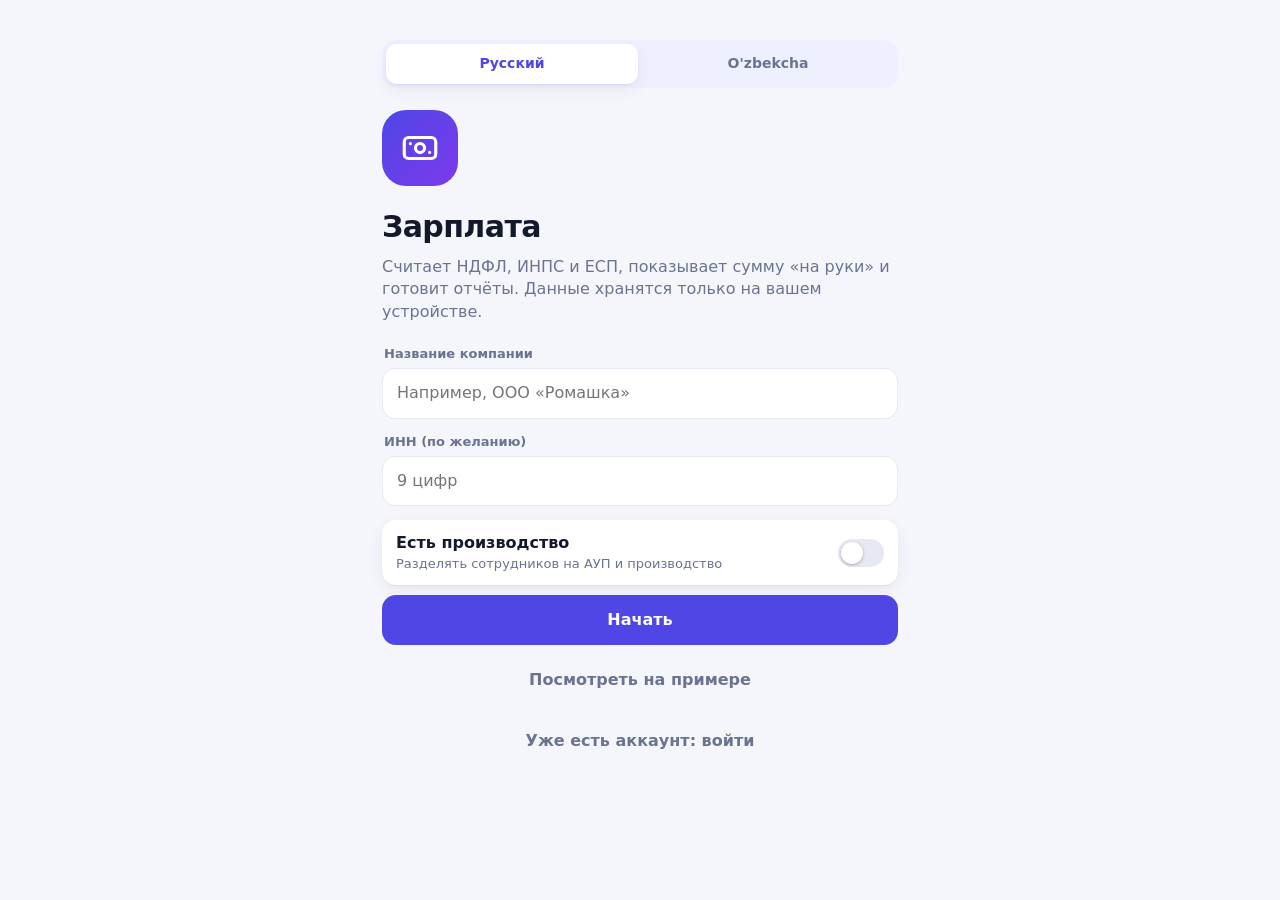
<file: index.html>
<!doctype html>
<html lang="ru">
<head>
<meta charset="utf-8">
<meta name="viewport" content="width=device-width, initial-scale=1, maximum-scale=1, user-scalable=no, viewport-fit=cover">
<meta name="color-scheme" content="light dark">
<meta name="theme-color" content="#4f46e5">
<meta name="apple-mobile-web-app-capable" content="yes">
<meta name="mobile-web-app-capable" content="yes">
<meta name="apple-mobile-web-app-title" content="Зарплата">
<meta name="apple-mobile-web-app-status-bar-style" content="default">
<link rel="manifest" href="manifest.webmanifest">
<link rel="apple-touch-icon" href="icon-180.png">
<link rel="icon" type="image/png" href="icon-192.png">
<title>Зарплата</title>
<link rel="stylesheet" href="app.css">
</head>
<body>
<div id="app"></div>
<script>
// если что-то пошло не так — показать причину вместо пустого экрана
window.addEventListener("error", function (e) {
  var a = document.getElementById("app");
  if (a && !a.firstChild) a.innerHTML = '<div style="padding:24px;font:14px/1.4 system-ui;color:#b00020"><b>Ошибка приложения</b><br>' + String(e.message).replace(/</g, "&lt;") + '<br><small>' + String(e.filename).split("/").pop() + ":" + e.lineno + "</small></div>";
});
</script>
<nav class="tabs" id="nav">
  <button data-tab="pay"><svg viewBox="0 0 24 24"><rect x="3" y="6" width="18" height="12" rx="2.5"/><circle cx="12" cy="12" r="2.6"/><path d="M6.5 9.5v.01M17.5 14.5v.01"/></svg><span>Зарплата</span></button>
  <button data-tab="team"><svg viewBox="0 0 24 24"><circle cx="9" cy="8.5" r="3.3"/><path d="M3 20c0-3.3 2.7-5.5 6-5.5s6 2.2 6 5.5M16 5.6a3.2 3.2 0 0 1 0 5.8M18 14.8c1.9.7 3 2.4 3 5.2"/></svg><span>Сотрудники</span></button>
  <button data-tab="rep"><svg viewBox="0 0 24 24"><path d="M6 3h8l4 4v14H6zM14 3v4h4M9 12h6M9 16h6"/></svg><span>Отчёты</span></button>
  <button data-tab="set"><svg viewBox="0 0 24 24"><path d="M5 4v16M12 4v16M19 4v16M3 9h4M10 15h4M17 8h4"/></svg><span>Настройки</span></button>
</nav>
<div class="backdrop" id="backdrop"></div>
<div class="sheet" id="sheet" role="dialog" aria-modal="true"></div>
<div class="toast" id="toast"></div>
<script src="calc.js"></script>
<script src="hr.js"></script>
<script src="tpl11101.js"></script>
<script src="xlsxfill.js"></script>
<script src="xlsxreport.js"></script>
<script src="i18n.js"></script>
<script src="firebase-config.js"></script>
<script src="cloud.js"></script>
<script src="team.js"></script>
<script src="slipfile.js"></script>
<script src="app.js"></script>
</body>
</html>
</file>
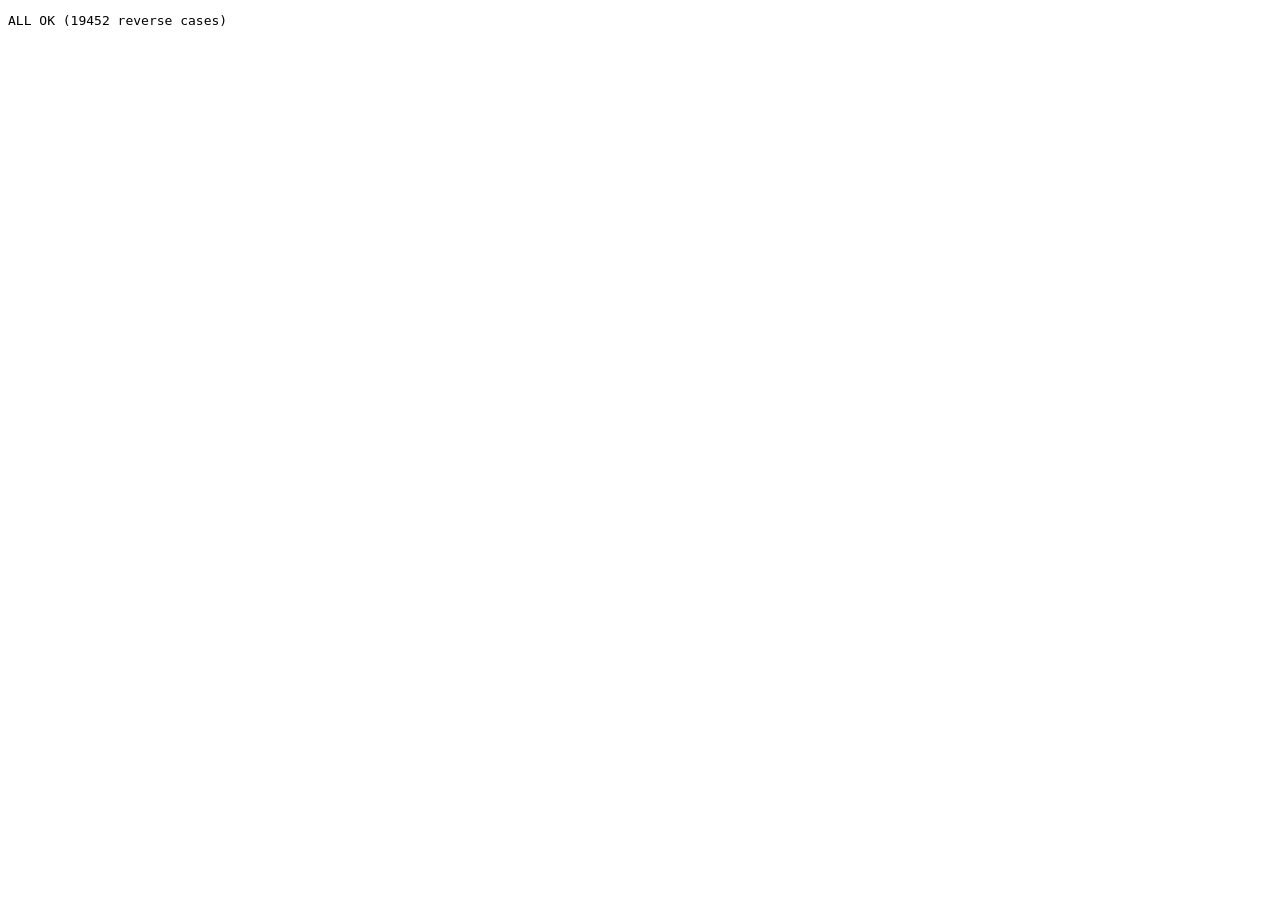
<file: android/web/dev-test.html>
<!doctype html><meta charset="utf-8"><title>calc tests</title>
<pre id="o">running…</pre>
<script src="calc.js"></script>
<script src="hr.js"></script>
<script>
const { calc, DEFAULT_RULES } = window.Calc;
const out = []; let fails = 0;
function eq(a, b, m) { const ok = JSON.stringify(a) === JSON.stringify(b); if (!ok) { fails++; out.push("FAIL " + m + " got " + JSON.stringify(a) + " want " + JSON.stringify(b)); } }
const R = DEFAULT_RULES;
eq(calc({ amount: 5000000, mode: "gross", type: "trud" }, R), { gross: 5000000, aid: 0, aidEx: 0, aidPit: 0, sick: 0, exempt: 0, itExempt: 0, pit: 600000, sickPit: 0, inps: 5000, sickInps: 0, pitBudget: 595000, esp: 600000, net: 4400000, cost: 5600000 }, "inside");
const o = calc({ amount: 5000000, mode: "gross", type: "trud" }, { ...R, inpsInsidePit: false });
eq([o.net, o.pitBudget], [4395000, 600000], "outside");
const g = calc({ amount: 1000000, mode: "gross", type: "gph" }, { ...R, inpsGph: false });
eq([g.inps, g.pitBudget, g.net], [0, 120000, 880000], "gph без ИНПС");
const g2 = calc({ amount: 1000000, mode: "gross", type: "gph" }, R);
eq([g2.inps, g2.pitBudget, g2.net], [1000, 119000, 880000], "gph с ИНПС (по умолчанию)");
let cnt = 0;
for (const inside of [true, false]) for (const type of ["trud", "gph"]) for (const benefit of [0, 1.41, 3]) for (let net = 0; net < 20000000; net += 12345) {
  const Rr = { ...R, inpsInsidePit: inside, inpsGph: !inside }, p = { amount: net, mode: "net", type, benefit }, r = calc(p, Rr); cnt++;
  if (r.net !== net) { eq(r.net, net, "net " + net + inside + type + benefit); break; }
  if (r.gross > 0 && calc({ amount: r.gross - 0.01, mode: "gross", type, benefit }, Rr).net >= net) { eq(0, 1, "minimal gross " + net + type + benefit); break; }
}
eq(calc({ amount: 1000000, mode: "gross", type: "trud" }, { ...R, budget: true }).esp, 250000, "budget");
const IT = { ...R, itpark: true };
eq(calc({ amount: 10000000, mode: "gross", type: "trud" }, IT), { gross: 10000000, aid: 0, aidEx: 0, aidPit: 0, sick: 0, exempt: 0, itExempt: 3750000, pit: 750000, sickPit: 0, inps: 10000, sickInps: 0, pitBudget: 740000, esp: 0, net: 9250000, cost: 10000000 }, "itpark trud");
// отпускные: как зарплата (ЕСП есть), больничные: НДФЛ и ИНПС, ЕСП нет
const x1 = calc({ amount: 5000000, mode: "gross", type: "trud", extra: 1000000 }, R);
eq([x1.gross, x1.pit, x1.esp, x1.net, x1.sick], [6000000, 720000, 720000, 5280000, 0], "отпускные");
const x2 = calc({ amount: 5000000, mode: "gross", type: "trud", sick: 1000000 }, R);
eq([x2.gross, x2.pit, x2.sickPit, x2.esp, x2.sick, x2.net], [6000000, 720000, 120000, 600000, 1000000, 5280000], "больничные без ЕСП");
const x3 = calc({ amount: 4400000, mode: "net", type: "trud", extra: 1000000 }, R);
eq(x3.gross, 6000000, "net-режим: extra сверху");
const x4 = calc({ amount: 5000000, mode: "gross", type: "trud", sick: 2000000, benefit: 1.41 }, R);
eq([x4.exempt, x4.sickPit, x4.pit], [1917600, 240000, 609888], "льгота ст. 380 сначала на зарплату");
eq(calc({ amount: 1000000, mode: "gross", type: "gph" }, IT), calc({ amount: 1000000, mode: "gross", type: "gph" }, R), "itpark gph = обычные ставки");
for (let net = 0; net < 20000000; net += 54321) { const r = calc({ amount: net, mode: "net", type: "trud" }, IT); if (r.net !== net) { eq(r.net, net, "itpark reverse " + net); break; } }
// льгота ст. 380: 1,41 МРОТ = 1 917 600 не облагается
const b = calc({ amount: 5000000, mode: "gross", type: "trud", benefit: 1.41 }, R);
eq([b.exempt, b.pit, b.inps, b.pitBudget, b.net, b.esp], [1917600, 369888, 3082.4, 366805.6, 4630112, 600000], "ст.380 1,41");
const b2 = calc({ amount: 1500000, mode: "gross", type: "trud", benefit: 1.41 }, R);
eq([b2.exempt, b2.pit, b2.net], [1500000, 0, 1500000], "ст.380: доход меньше лимита");
const b3 = calc({ amount: 5000000, mode: "gross", type: "gph", benefit: 3 }, R);
eq(b3.exempt, 0, "ст.380 не для ГПХ");
// материальная помощь: 3 млн, из них необлагаемо 5 363 620 → налога нет, ЕСП/ИНПС не растут
const a1 = calc({ amount: 5000000, mode: "gross", type: "trud", aid: 3000000, aidExempt: 5363620 }, R);
eq([a1.gross, a1.aid, a1.aidPit, a1.pit, a1.inps, a1.esp, a1.net], [8000000, 3000000, 0, 600000, 5000, 600000, 7400000], "мат. помощь в пределах льготы");
const a2 = calc({ amount: 5000000, mode: "gross", type: "trud", aid: 6000000, aidExempt: 5363620 }, R);
eq([a2.aidPit, a2.pit, a2.net, a2.esp], [76365.6, 676365.6, 10323634.4, 600000], "мат. помощь сверх лимита облагается 12%");
// тийины: ГПХ 100 000 000 на руки → начислено 113 636 363,64, НДФЛ 13 636 363,64
const g100 = calc({ amount: 100000000, mode: "net", type: "gph" }, R);
eq([g100.gross, g100.pit, g100.net, g100.inps, g100.esp], [113636363.64, 13636363.64, 100000000, 113636.36, 13636363.64], "ГПХ 100 млн на руки (тийины)");
// кадровые расчёты
const HR = window.HR;
// пример из kadry.uz: 03–23.07.2026, 21 день, 3 воскресенья, 6 000 000 → 6 000 000 / 25,3 × 18 = 4 268 775
const v = HR.vacation({ start: "2026-07-03", days: 21, avg: 6000000 });
eq([v.end, v.sun, v.hol, v.paid, v.pay], ["2026-07-23", 3, 0, 18, 4268774.7], "отпускные (пример)");
// компенсация при увольнении (пример kadry.uz): приём 17.10.2025, увольнение 27.02.2026, отпуск 21 день, 4 000 000 → 948 617
const cp = HR.compensation({ hire: "2025-10-17", fire: "2026-02-27", leave: 21, used: 0, prev: 0, avg: 4000000 });
eq([cp.months, cp.earned, cp.sun, cp.paid, Math.round(cp.pay)], [4, 7, 1, 6, 948617], "компенсация при увольнении (пример)");
eq(HR.workMonths("2025-01-10", "2026-03-30").months, 3, "остаток 20 дней округляется до месяца");
eq(HR.compensation({ hire: "2025-01-01", fire: "2026-01-31", leave: 21, used: 21, prev: 0, avg: 6000000 }).pay <= 0, true, "всё использовано — выплаты нет");
// рабочих дней: октябрь 2026, 5-дневка = 22 − праздник 01.10 = 21, 6-дневка = 27 − 1 = 26
eq([HR.workDays("2026-10", 5, []), HR.workDays("2026-10", 6, [])], [21, 26], "рабочие дни октября 2026");
eq(HR.workDays("2026-10", 5, [], "2026-10-15", "2026-10-31"), 12, "рабочие дни с 15.10");
// больничный: 10 дней, avg 6 000 000, стаж < 8 лет (60%): с 6-го дня платит фонд, воскресенья не считаются
const s1 = HR.sick({ from: "2026-09-07", to: "2026-09-16", avg: 6000000, mrot: 1360000, long: false, bonus: false, prevDays: 0 });
// 07.09 пн … 16.09 ср; воскресенье 13.09 пропускается; дни 1–5 работодатель, 6–10 фонд (день 7 — воскресенье)
eq([s1.days, s1.empDays, s1.fundDays, s1.skipped], [10, 5, 4, 1], "больничный: дни");
eq(s1.employer, Math.round(5 * 6000000 / 25.3 * 0.6 * 100) / 100, "больничный: работодатель");
const s2 = HR.sick({ from: "2026-09-07", to: "2026-09-08", avg: 20000000, mrot: 1360000, long: true, bonus: true, prevDays: 0 });
eq([s2.capped, s2.avgUsed, s2.base], [true, 13600000, 1], "больничный: предел 10 МРОТ и +20 п.п.");
const s3 = HR.sick({ from: "2026-12-30", to: "2027-01-05", avg: 6000000, mrot: 1360000, long: false, prevDays: 300 });
eq(s3.over > 0 || s3.empDays > 0, true, "больничный: сброс счётчика на новый год");
// часы: 5-дневка 8 ч, накануне праздника на час короче (ст. 187)
const H5 = [8, 8, 8, 8, 8, 0, 0], H6 = [7, 7, 7, 7, 7, 5, 0];
eq([HR.planHours("2026-09-30", H5, [], true), HR.planHours("2026-09-30", H5, [], false), HR.planHours("2026-10-01", H5, [], true), HR.planHours("2026-10-03", H6, [], true), HR.planHours("2026-10-04", H6, [], true)], [7, 8, 0, 5, 0], "план часов дня");
eq([HR.hoursMonth({ ym: "2026-10", hrs: H5, preHol: true }).norm, HR.hoursMonth({ ym: "2026-09", hrs: H5, preHol: true }).norm, HR.hoursMonth({ ym: "2026-10", hrs: H6, preHol: true }).norm], [168, 167, 7 * 21 + 5 * 5], "норма часов месяца");
const rec = { "2026-10-05": { st: "work", h: 11 }, "2026-10-04": { st: "work", h: 5 }, "2026-10-06": { st: "work", h: 8, n: 2 }, "2026-10-07": { st: "abs" }, "2026-10-08": { st: "work", h: 6 }, "2026-10-09": { st: "vac" } };
const hm = HR.hoursMonth({ ym: "2026-10", hrs: H5, preHol: true, day: s => rec[s] || null });
eq(hm, { norm: 168, plan: 168, lost: 8 + 2 + 8, ot1: 2, ot2: 1, wk: 5, night: 2 }, "часы: сверхурочные, выходной, ночные, прогул, недоработка, отпуск");
eq(HR.hoursMonth({ ym: "2026-10", hrs: H5, preHol: true, from: "2026-10-15", to: "2026-10-31" }).plan, 12 * 8, "часы с 15.10");
eq([HR.hoursPay(hm, 1000, false), HR.hoursPay(hm, 1000, true).wk], [{ ot: 5000, wk: 5000, night: 1000, total: 11000 }, 10000], "доплаты по часам (ст. 262–264)");
eq(HR.hoursMonth({ ym: "2026-10", hrs: H5, preHol: true, day: s => (s === "2026-10-05" ? { st: "trip", h: 20 } : null) }).ot1, 0, "командировка — по графику");
eq(calc({ amount: "abc", mode: "net", type: "trud" }).gross, 0, "garbage");
eq(calc({ amount: -5, mode: "gross", type: "trud" }).net, 0, "negative");
document.getElementById("o").textContent = (fails ? out.join("\n") : "ALL OK (" + cnt + " reverse cases)");
document.title = fails ? "FAIL" : "PASS";
</script>
</file>
<file: app.css>
:root{
  --bg:#f4f6fb;--card:#fff;--ink:#14182b;--mute:#6b7390;--line:#e6e9f2;
  --pri:#4f46e5;--pri2:#7c3aed;--pri-ink:#fff;--soft:#eef0ff;
  --ok:#0f9d6b;--okbg:#e4f6ee;--warn:#b86e00;--warnbg:#fff4de;--bad:#d4364f;--badbg:#fde8ec;
  --aup:#2563eb;--prod:#d97706;
  --shadow:0 1px 2px rgba(20,24,43,.05),0 6px 18px rgba(20,24,43,.06);
  --nav-h:64px;
}
@media (prefers-color-scheme:dark){
  :root:not([data-theme="light"]){
    --bg:#0e1020;--card:#181b30;--ink:#eceefb;--mute:#9aa1c4;--line:#272b47;
    --pri:#818cf8;--pri-ink:#0e1020;--soft:#23274a;
    --ok:#4ade9d;--okbg:#12342a;--warn:#fbbf4a;--warnbg:#3a2d10;--bad:#ff7d92;--badbg:#3d1a24;
    --aup:#7aa7ff;--prod:#fbbf4a;
    --shadow:0 1px 2px rgba(0,0,0,.4);
  }
}
:root[data-theme="dark"]{
  --bg:#0e1020;--card:#181b30;--ink:#eceefb;--mute:#9aa1c4;--line:#272b47;
  --pri:#818cf8;--pri-ink:#0e1020;--soft:#23274a;
  --ok:#4ade9d;--okbg:#12342a;--warn:#fbbf4a;--warnbg:#3a2d10;--bad:#ff7d92;--badbg:#3d1a24;
  --aup:#7aa7ff;--prod:#fbbf4a;--shadow:0 1px 2px rgba(0,0,0,.4);
}
*{box-sizing:border-box;-webkit-tap-highlight-color:transparent}
html,body{margin:0;background:var(--bg);color:var(--ink);font:16px/1.4 system-ui,-apple-system,"Segoe UI",Roboto,sans-serif}
html{overscroll-behavior-x:none}
body{max-width:100%;overflow-x:clip}
body{padding-bottom:calc(var(--nav-h) + env(safe-area-inset-bottom) + 24px);min-height:100vh}
button{font:inherit;color:inherit;border:0;background:none;cursor:pointer}
input,select,textarea{font:inherit;color:inherit}
.page{max-width:720px;margin:0 auto;padding:0 16px}
.top{padding:calc(env(safe-area-inset-top) + 14px) 16px 4px;max-width:720px;margin:0 auto}
.top h1{margin:0;font-size:26px;letter-spacing:-.02em}
.top .sub{color:var(--mute);font-size:14px;margin-top:2px}
.row{display:flex;align-items:center;gap:10px}
.grow{flex:1;min-width:0}
.mute{color:var(--mute)}
.small{font-size:13px}
.num{font-variant-numeric:tabular-nums;white-space:nowrap}

/* месяц */
.month{display:flex;align-items:center;justify-content:space-between;background:var(--card);border-radius:16px;box-shadow:var(--shadow);padding:6px;margin:10px 0 14px}
.month .m{font-weight:650;font-size:17px;text-align:center;flex:1}
.month .m small{display:block;font-weight:400;color:var(--mute);font-size:12px}
.ib{width:44px;height:44px;border-radius:12px;display:grid;place-items:center;color:var(--pri)}
.ib:active{background:var(--soft)}
.ib svg{width:22px;height:22px;fill:none;stroke:currentColor;stroke-width:2;stroke-linecap:round;stroke-linejoin:round}

/* сводка */
.hero{background:linear-gradient(135deg,var(--pri),var(--pri2));color:#fff;border-radius:22px;padding:18px 18px 14px;box-shadow:var(--shadow)}
:root[data-theme="dark"] .hero{color:#0e1020}
@media (prefers-color-scheme:dark){:root:not([data-theme="light"]) .hero{color:#0e1020}}
.hero .lbl{font-size:13px;opacity:.85}
.hero .big{font-size:34px;font-weight:750;letter-spacing:-.02em;margin:2px 0 12px}
.hero .big small{font-size:16px;font-weight:600;opacity:.8;margin-left:4px}
.hero .grid{display:grid;grid-template-columns:repeat(2,1fr);gap:8px 14px;border-top:1px solid rgba(255,255,255,.25);padding-top:12px}
.hero .grid div{font-size:12px;opacity:.9}
.hero .grid b{display:block;font-size:16px;font-weight:650;opacity:1}
.hero .cost{margin-top:10px;font-size:12.5px;opacity:.9}

/* карточки и списки */
.card{background:var(--card);border-radius:18px;box-shadow:var(--shadow);overflow:hidden}
.sec{display:flex;align-items:baseline;justify-content:space-between;margin:20px 4px 8px;font-size:13px;color:var(--mute);font-weight:650;text-transform:uppercase;letter-spacing:.04em}
.sec .tag{text-transform:none;letter-spacing:0;font-weight:600}
.item{display:flex;align-items:center;gap:12px;width:100%;text-align:left;padding:12px 14px;border-bottom:1px solid var(--line)}
.item:last-child{border-bottom:0}
.item:active{background:var(--soft)}
.av{width:42px;height:42px;border-radius:50%;display:grid;place-items:center;font-weight:700;font-size:15px;color:#fff;flex:none;background:var(--pri)}
.av.aup{background:var(--aup)}.av.prod{background:var(--prod)}
:root[data-theme="dark"] .av,:root[data-theme="dark"] .av.aup,:root[data-theme="dark"] .av.prod{color:#0e1020}
.item .nm{font-weight:600;white-space:nowrap;overflow:hidden;text-overflow:ellipsis}
.item .sb{font-size:13px;color:var(--mute);white-space:nowrap;overflow:hidden;text-overflow:ellipsis}
.item .r{text-align:right;flex:none}
.item .r b{display:block;font-weight:700}
.item .r span{font-size:12px;color:var(--mute)}
.badge{display:inline-block;font-size:11px;font-weight:650;padding:1px 7px;border-radius:99px;background:var(--soft);color:var(--pri);vertical-align:1px;margin-left:4px}
.badge.warn{background:var(--warnbg);color:var(--warn)}.badge.bad{background:var(--badbg);color:var(--bad)}.badge.ok{background:var(--okbg);color:var(--ok)}
.item.off{opacity:.55}

/* чипы / сегменты */
.seg{display:flex;background:var(--soft);border-radius:14px;padding:4px;gap:4px}
.seg button{flex:1;padding:9px 6px;border-radius:11px;font-weight:600;font-size:14px;color:var(--mute);min-height:40px}
.seg button.on{background:var(--card);color:var(--pri);box-shadow:var(--shadow)}
.chips{display:flex;gap:8px;overflow-x:auto;padding:2px 2px 8px;scrollbar-width:none}
.chips::-webkit-scrollbar{display:none}
.chip{flex:none;padding:8px 14px;border-radius:99px;background:var(--card);box-shadow:var(--shadow);font-weight:600;font-size:14px;color:var(--mute)}
.chip.on{background:var(--pri);color:var(--pri-ink)}

/* кнопки */
.btn{display:flex;align-items:center;justify-content:center;gap:8px;width:100%;padding:14px 18px;border-radius:14px;background:var(--pri);color:var(--pri-ink);font-weight:650;font-size:16px;min-height:50px}
.btn:active{filter:brightness(.92)}
.btn.sec2{background:var(--soft);color:var(--pri)}
.btn.bad{background:var(--badbg);color:var(--bad)}
.btn.ghost{background:none;color:var(--mute)}
.btn svg{width:20px;height:20px;fill:none;stroke:currentColor;stroke-width:2;stroke-linecap:round;stroke-linejoin:round}
.btns{display:flex;gap:10px;margin-top:10px}.btns .btn{flex:1}
.stack{display:flex;flex-direction:column;gap:10px;margin-top:10px}
.fab{position:fixed;right:max(16px,calc(50% - 344px));bottom:calc(var(--nav-h) + env(safe-area-inset-bottom) + 18px);z-index:6;width:auto;padding:0 20px 0 16px;height:54px;border-radius:27px;box-shadow:0 8px 24px rgba(79,70,229,.4)}

/* пустые состояния */
.empty{text-align:center;padding:44px 24px 12px}
.empty .ill{width:84px;height:84px;margin:0 auto 14px;border-radius:26px;background:var(--soft);display:grid;place-items:center;color:var(--pri)}
.empty .ill svg{width:42px;height:42px;fill:none;stroke:currentColor;stroke-width:1.8;stroke-linecap:round;stroke-linejoin:round}
.empty h3{margin:0 0 6px;font-size:20px}
.empty p{margin:0 0 18px;color:var(--mute)}

/* форма */
.f{display:block;margin:0 0 14px}
.f>span{display:block;font-size:13px;color:var(--mute);font-weight:600;margin:0 0 5px 2px}
.in{width:100%;padding:13px 14px;border-radius:13px;border:1.5px solid var(--line);background:var(--card);outline:none;min-height:50px}
.in:focus{border-color:var(--pri)}
.in.bad{border-color:var(--bad)}
.in.amt{font-size:28px;font-weight:700;padding:12px 14px;letter-spacing:-.01em}
.two{display:grid;grid-template-columns:1fr 1fr;gap:10px}
.hint{font-size:13px;color:var(--mute);margin:-6px 2px 14px}
.hint.bad{color:var(--bad)}.hint.warn{color:var(--warn)}
.sw{display:flex;align-items:center;gap:12px;padding:12px 14px;border-radius:14px;background:var(--card);box-shadow:var(--shadow);margin-bottom:10px;width:100%;text-align:left}
.sw .t{font-weight:600}.sw .d{font-size:13px;color:var(--mute)}
.sw i{flex:none;width:46px;height:28px;border-radius:14px;background:var(--line);position:relative;transition:.15s}
.sw i::after{content:"";position:absolute;left:3px;top:3px;width:22px;height:22px;border-radius:50%;background:#fff;transition:.15s;box-shadow:0 1px 3px rgba(0,0,0,.3)}
.sw.on i{background:var(--pri)}.sw.on i::after{left:21px}

/* разбор расчёта */
.calc{background:var(--soft);border-radius:16px;padding:12px 14px;margin:0 0 14px}
.calc .l{display:flex;justify-content:space-between;gap:12px;padding:4px 0;font-size:15px}
.calc .l.t{border-top:1px solid var(--line);margin-top:4px;padding-top:9px;font-weight:700;font-size:17px}
.calc .l span:first-child{color:var(--mute)}
.calc .l.t span:first-child{color:var(--ink)}

/* шторка */
.backdrop{position:fixed;inset:0;background:rgba(10,12,28,.5);opacity:0;pointer-events:none;transition:opacity .2s;z-index:20}
.backdrop.on{opacity:1;pointer-events:auto}
.sheet{position:fixed;left:0;right:0;bottom:0;z-index:21;background:var(--bg);border-radius:24px 24px 0 0;max-height:92vh;overflow-y:auto;transform:translateY(105%);transition:transform .25s cubic-bezier(.2,.8,.2,1);padding:8px 16px calc(env(safe-area-inset-bottom) + 18px);max-width:720px;margin:0 auto;overscroll-behavior:contain;visibility:hidden}
.sheet.on{transform:none;visibility:visible}
.grab{width:42px;height:5px;border-radius:3px;background:var(--line);margin:4px auto 10px}
.sheet h2{margin:0 0 4px;font-size:22px}
.sheet .sub{color:var(--mute);margin:0 0 14px}

/* навигация */
.tabs{position:fixed;left:0;right:0;bottom:0;z-index:10;display:flex;background:var(--card);border-top:1px solid var(--line);padding-bottom:env(safe-area-inset-bottom);max-width:720px;margin:0 auto}
.tabs button{flex:1;height:var(--nav-h);display:flex;flex-direction:column;align-items:center;justify-content:center;gap:3px;color:var(--mute);font-size:11.5px;font-weight:600}
.tabs button svg{width:24px;height:24px;fill:none;stroke:currentColor;stroke-width:1.8;stroke-linecap:round;stroke-linejoin:round}
.tabs button.on{color:var(--pri)}
.toast{position:fixed;left:50%;bottom:calc(var(--nav-h) + env(safe-area-inset-bottom) + 84px);transform:translate(-50%,20px);background:#1d2036;color:#fff;padding:11px 18px;border-radius:14px;font-size:14px;opacity:0;pointer-events:none;transition:.2s;z-index:40;max-width:88vw;text-align:center}
.toast.on{opacity:1;transform:translate(-50%,0)}

/* таблицы отчётов */
.tw{overflow-x:auto;touch-action:pan-x pan-y;overscroll-behavior-x:contain;scrollbar-width:none;border-radius:14px;background:var(--card);box-shadow:var(--shadow)}
table{border-collapse:separate;border-spacing:0;width:100%;font-size:13px}
th,td{padding:9px 9px;text-align:right;white-space:nowrap;border-bottom:1px solid var(--line)}
th{font-size:12px;color:var(--mute);font-weight:650}
td:first-child,th:first-child{text-align:left}
td.l,th.l{text-align:left}
tr.grp td{background:var(--soft);font-weight:700;color:var(--pri)}
tr.sub td{font-weight:650}
tr.tot td{font-weight:750;border-bottom:0;background:var(--soft)}
.note{font-size:13px;color:var(--mute);padding:10px 14px;background:var(--card);border-radius:14px;box-shadow:var(--shadow);margin-top:12px}
.note b{color:var(--ink)}
.alert{display:flex;gap:10px;padding:12px 14px;border-radius:14px;margin:0 0 12px;font-size:14px}
.alert.warn{background:var(--warnbg);color:var(--warn)}.alert.bad{background:var(--badbg);color:var(--bad)}.alert.ok{background:var(--okbg);color:var(--ok)}
.pay{display:grid;grid-template-columns:1fr 1fr 1fr;gap:8px}
.pay div{background:var(--card);border-radius:14px;padding:11px 12px;box-shadow:var(--shadow);font-size:12px;color:var(--mute)}
.pay b{display:block;color:var(--ink);font-size:15px;margin-top:2px;white-space:nowrap}

/* приветствие */
.wel{padding:calc(env(safe-area-inset-top) + 40px) 22px 20px;max-width:560px;margin:0 auto}
.wel .logo{width:76px;height:76px;border-radius:24px;background:linear-gradient(135deg,var(--pri),var(--pri2));display:grid;place-items:center;margin-bottom:20px}
.wel .logo svg{width:42px;height:42px;fill:none;stroke:#fff;stroke-width:1.8;stroke-linecap:round;stroke-linejoin:round}
.wel h1{margin:0 0 8px;font-size:30px;letter-spacing:-.02em}
.wel p{color:var(--mute);margin:0 0 22px}
body.wel-on .tabs,body.emp-on .tabs{display:none}
body.emp-on{padding-bottom:calc(env(safe-area-inset-bottom) + 24px)}
.busy{opacity:.55;pointer-events:none}
.tw td:first-child,.tw th:first-child{position:sticky;left:0;background:var(--card);z-index:1;box-shadow:1px 0 0 var(--line)}
.tw tr.grp td:first-child{background:var(--soft)}
.tw tr.tot td:first-child{background:var(--soft)}
details.more{margin:0 0 14px;background:var(--card);border-radius:14px;box-shadow:var(--shadow);padding:0 14px}
details.more summary{padding:13px 0;font-weight:600;color:var(--pri);cursor:pointer}
details.more[open] summary{border-bottom:1px solid var(--line);margin-bottom:12px}
.co{display:inline-flex;align-items:center;gap:6px;max-width:100%;padding:5px 10px 5px 12px;border-radius:99px;background:var(--soft);color:var(--pri);font-weight:600;font-size:14px;vertical-align:middle;white-space:nowrap;overflow:hidden;text-overflow:ellipsis}
.co:active{filter:brightness(.95)}
.co .n{background:var(--pri);color:var(--pri-ink);border-radius:99px;font-size:11px;padding:0 6px;line-height:17px}
/* табель */
.tgrid{display:grid;grid-template-columns:repeat(7,1fr);gap:6px;margin:6px 0 10px}
.tgrid .th{text-align:center;font-size:12px;color:var(--mute);font-weight:600;padding:2px 0}
.td{display:flex;flex-direction:column;align-items:center;justify-content:center;min-height:46px;border-radius:12px;background:var(--card);box-shadow:var(--shadow);font-size:14px;color:var(--ink)}
.td b{font-weight:650;line-height:1.1}.td i{font-style:normal;font-size:11px;font-weight:700;line-height:1.1;min-height:12px}
.td.off,.td.out{background:transparent;box-shadow:none;color:var(--mute);opacity:.55}
.td.abs{background:var(--badbg);color:var(--bad)}.td.unp{background:var(--warnbg);color:var(--warn)}.td.trip{background:var(--okbg);color:var(--ok)}
.td.vac{background:var(--soft);color:var(--pri)}.td.sick{background:var(--badbg);color:var(--bad);opacity:.8}
.td.sel{outline:2px solid var(--pri);outline-offset:-2px}
.hgrid{display:grid;grid-template-columns:repeat(7,1fr);gap:6px;margin:4px 0 6px}
.hgrid label{display:flex;flex-direction:column;align-items:center;gap:3px;font-size:12px;color:var(--mute);font-weight:600}
.hgrid .hin{padding:8px 2px;text-align:center;min-width:0;width:100%}
.tlegend{font-size:13px;color:var(--mute);margin:0 0 12px;line-height:2}
.tlegend .td{display:inline-flex;min-height:0;width:26px;height:22px;border-radius:7px;font-size:11px;font-weight:700;vertical-align:middle;margin:0 2px 0 6px}
</file>
